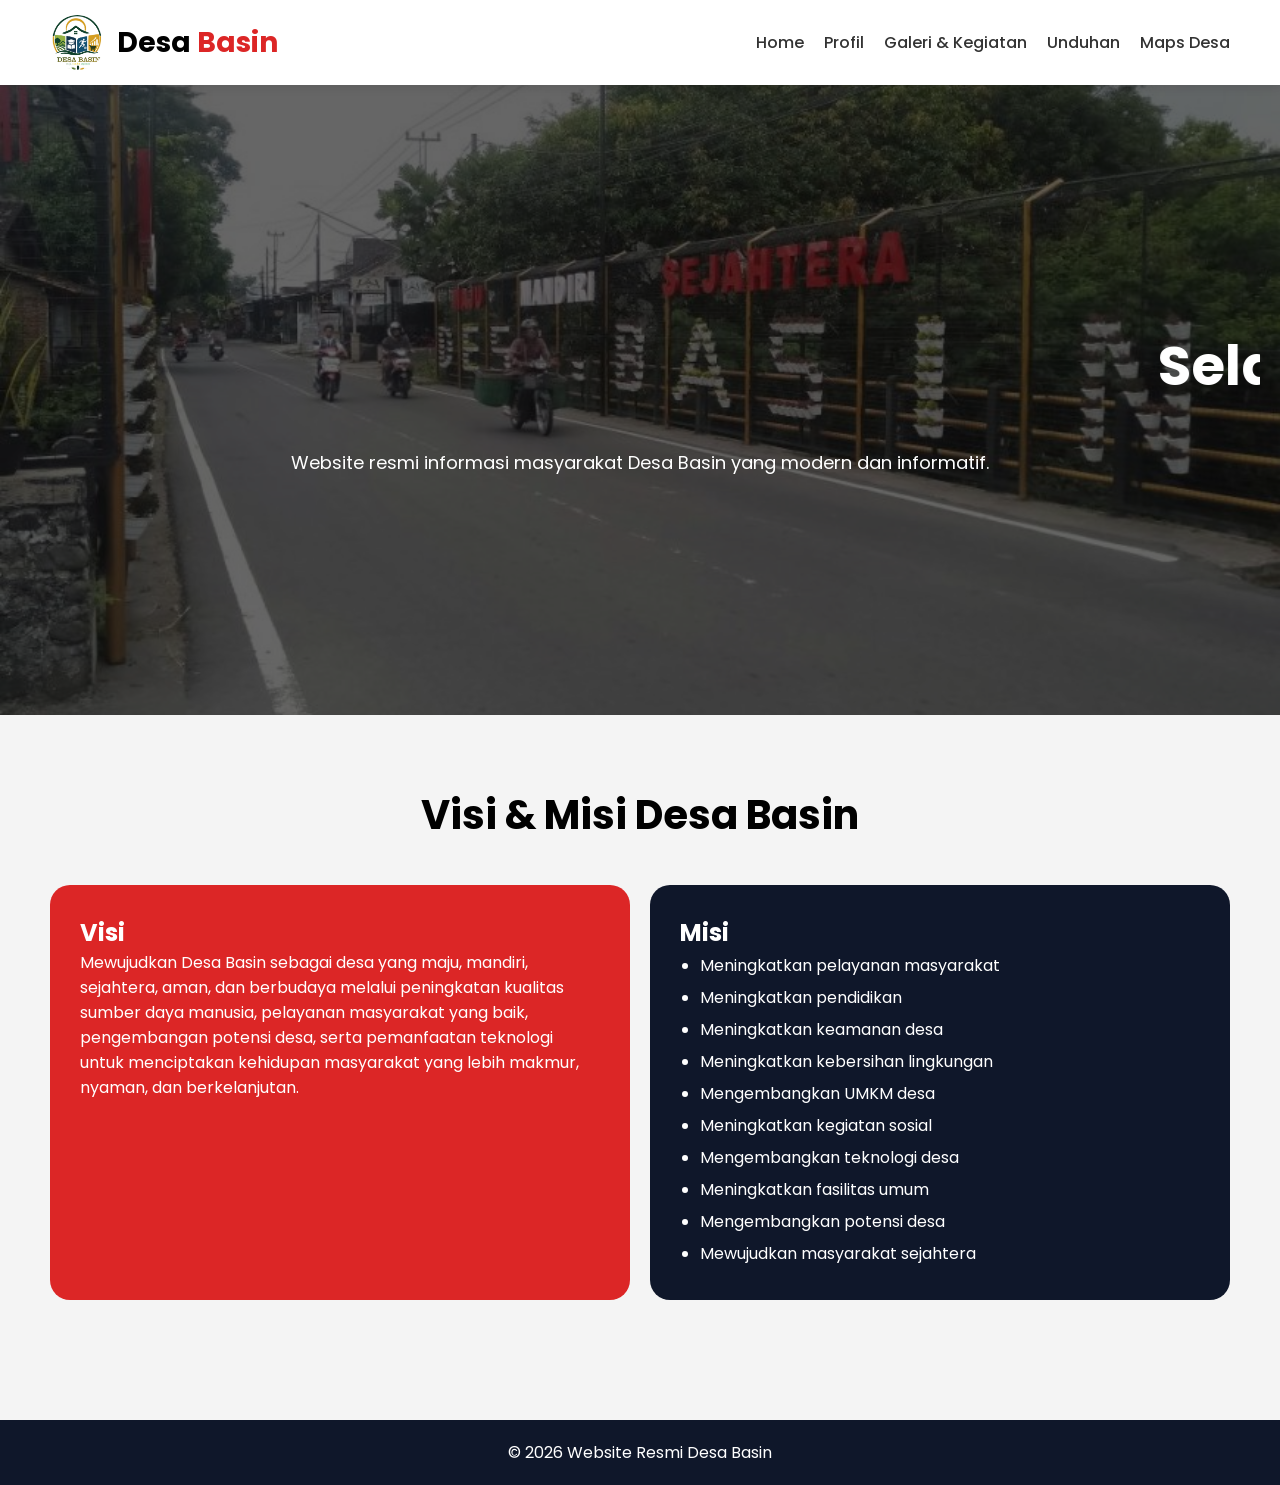
<file: index.html>
<!DOCTYPE html>
<html lang="id">
<head>
  <meta charset="UTF-8">
  <meta name="viewport" content="width=device-width, initial-scale=1.0">

  <title>Home - Desa Basin</title>

  <link rel="stylesheet" href="css/style.css">

  <link href="https://fonts.googleapis.com/css2?family=Poppins:wght@300;400;500;600;700&display=swap" rel="stylesheet">
</head>
<body>

  <!-- NAVBAR -->

  <nav class="navbar">

    <div class="logo-area">

      <img src="assets/image/logo_desa_r1chhhrd.jpg" class="logo-img">

      <div class="logo">
        Desa <span>Basin</span>
      </div>

    </div>

    <div class="menu">
      <a href="index.html">Home</a>
      <a href="profil.html">Profil</a>
      <a href="galeri.html">Galeri & Kegiatan</a>
      <a href="unduhan.html">Unduhan</a>
      <a href="maps.html">Maps Desa</a>
    </div>

  </nav>

  <!-- HERO -->

  <section class="hero">

    <div class="overlay"></div>

    <div class="hero-text">

      <h1 id="welcome-text">
        Selamat Datang di Website Resmi Desa Basin
      </h1>

      <p>
        Website resmi informasi masyarakat Desa Basin yang modern dan informatif.
      </p>

    </div>

  </section>

  <!-- CONTENT -->

  <section class="container">

    <h2 class="title">
      Visi & Misi Desa Basin
    </h2>

    <div class="visi-misi">

      <div class="box merah">

        <h2>Visi</h2>

        <p>
          Mewujudkan Desa Basin sebagai desa yang maju, mandiri, sejahtera, aman, dan berbudaya melalui peningkatan kualitas sumber daya manusia, pelayanan masyarakat yang baik, pengembangan potensi desa, serta pemanfaatan teknologi untuk menciptakan kehidupan masyarakat yang lebih makmur, nyaman, dan berkelanjutan.


        </p>

      </div>

      <div class="box navy">

        <h2>Misi</h2>

        <ul>
          <li>Meningkatkan pelayanan masyarakat</li>
          <li>Meningkatkan pendidikan</li>
          <li>Meningkatkan keamanan desa</li>
          <li>Meningkatkan kebersihan lingkungan</li>
          <li>Mengembangkan UMKM desa</li>
          <li>Meningkatkan kegiatan sosial</li>
          <li>Mengembangkan teknologi desa</li>
          <li>Meningkatkan fasilitas umum</li>
          <li>Mengembangkan potensi desa</li>
          <li>Mewujudkan masyarakat sejahtera</li>
        </ul>

      </div>

    </div>

  </section>

  <footer>
    © 2026 Website Resmi Desa Basin
  </footer>

  <script src="js/script.js"></script>

</body>
</html>
</file>
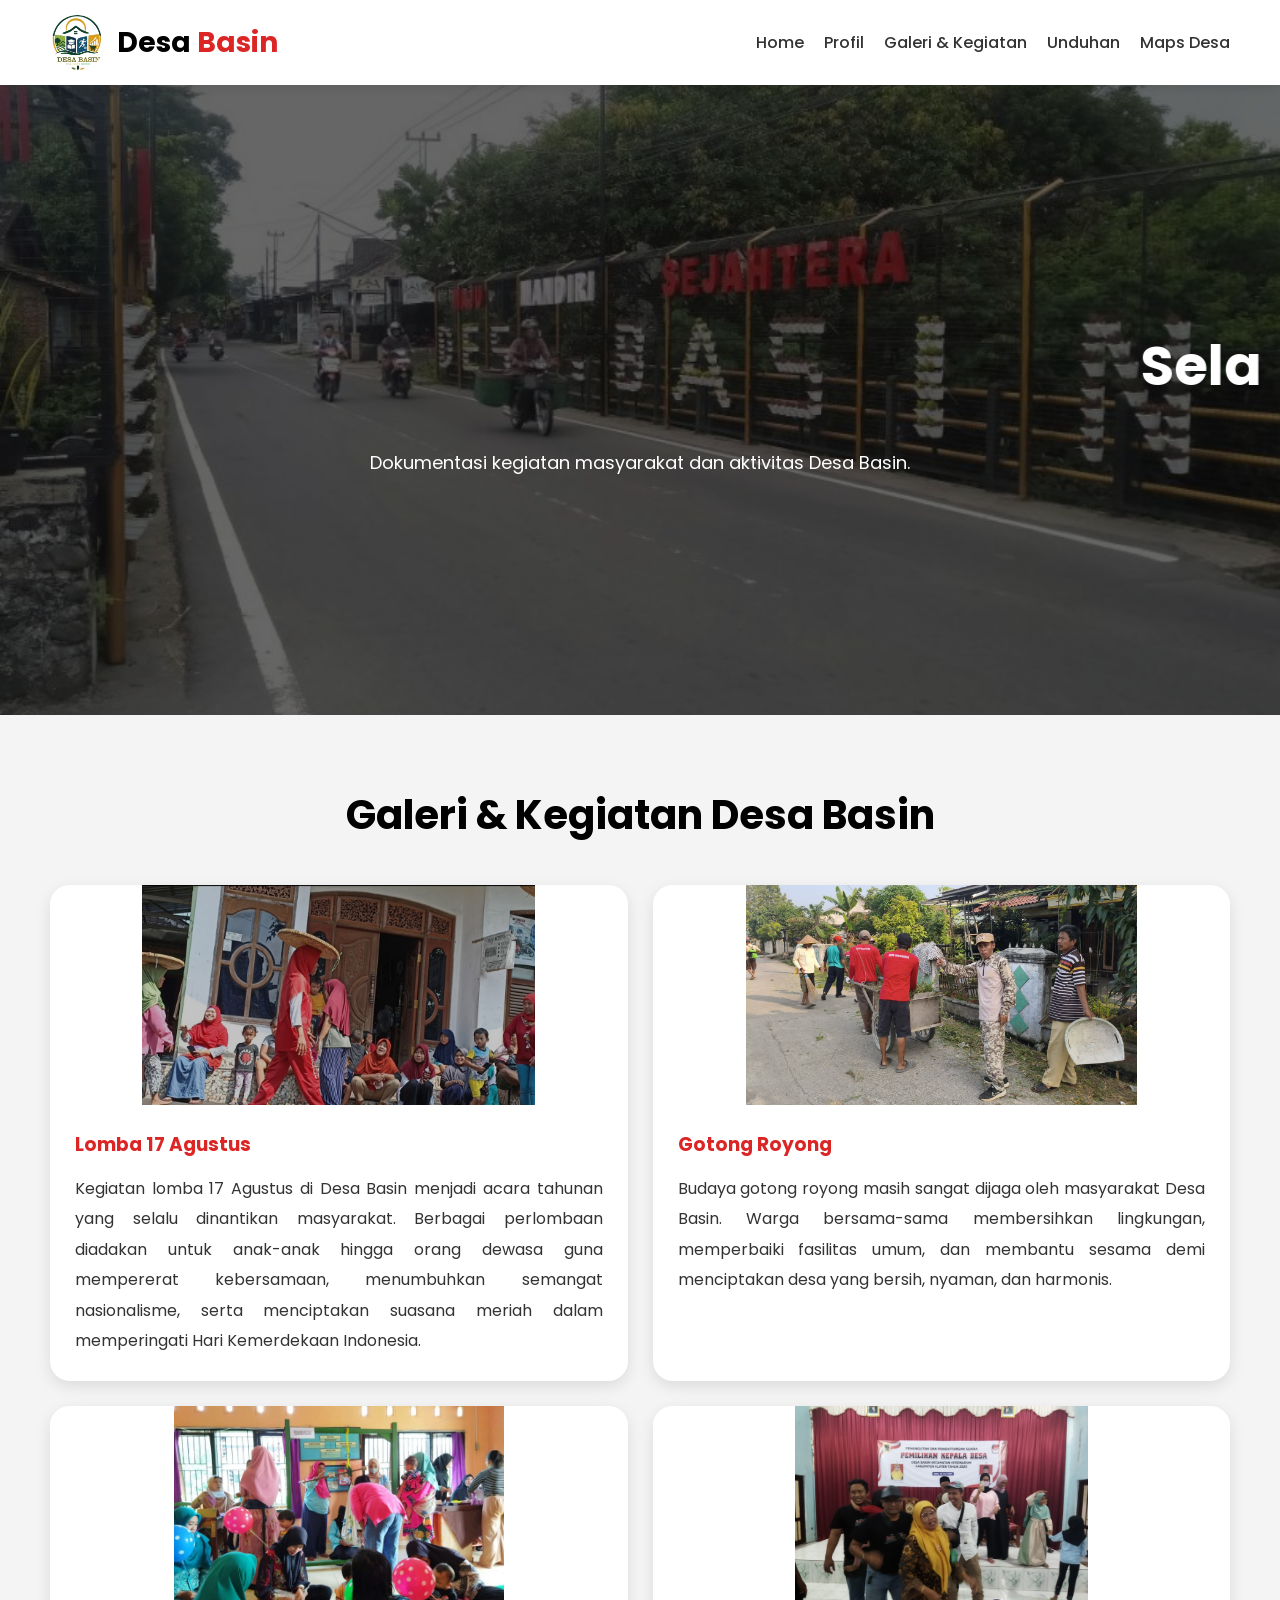
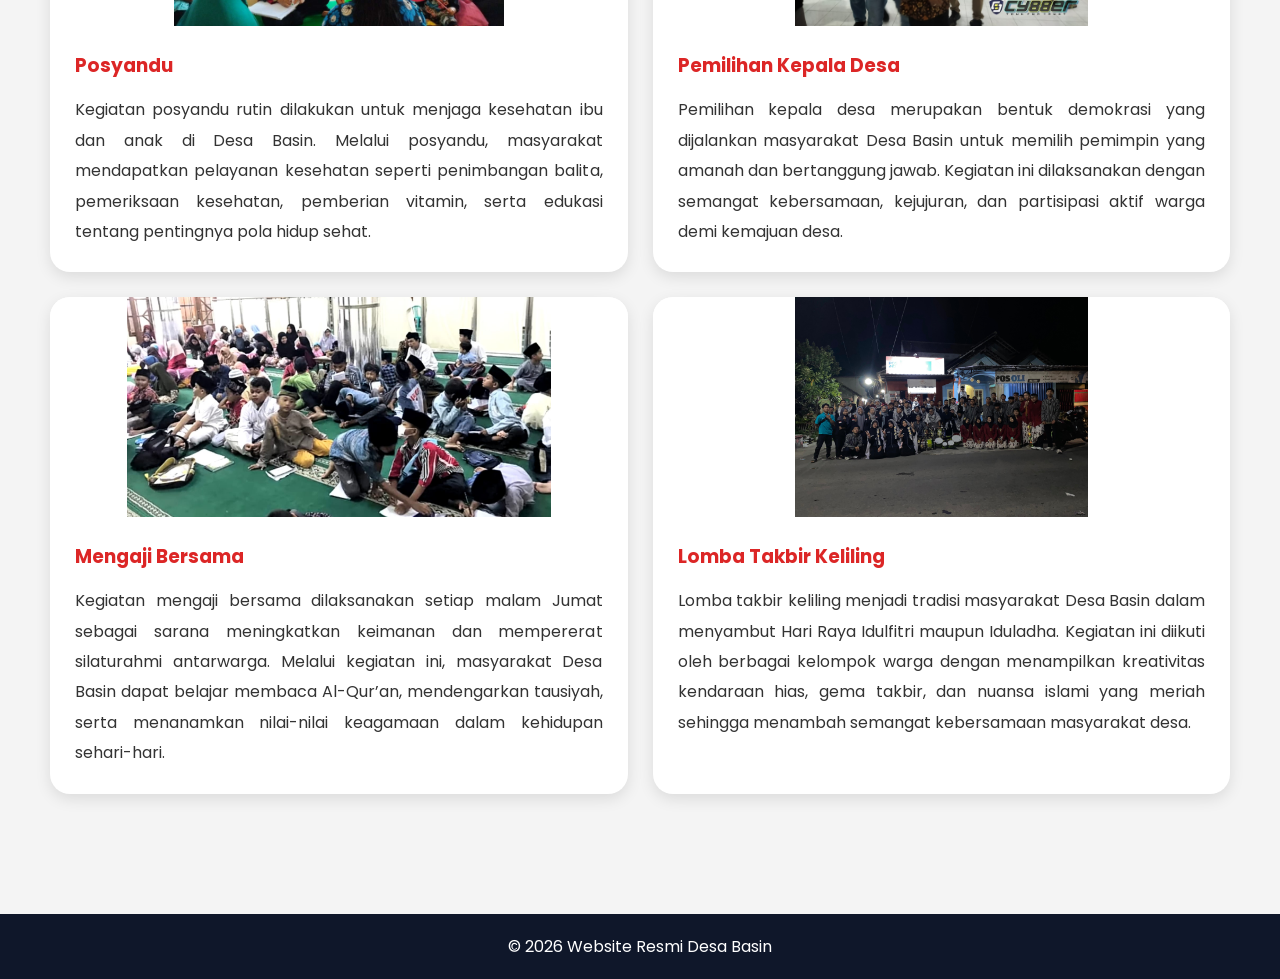
<file: galeri.html>
<!DOCTYPE html>
<html lang="id">
<head>
  <meta charset="UTF-8">
  <meta name="viewport" content="width=device-width, initial-scale=1.0">

  <title>Galeri Desa Basin</title>

  <link rel="stylesheet" href="css/style.css">

  <link href="https://fonts.googleapis.com/css2?family=Poppins:wght@300;400;500;600;700&display=swap" rel="stylesheet">
</head>
<body>

  <nav class="navbar">

    <div class="logo-area">

      <img src="assets/image/logo_desa_r1chhhrd.jpg" class="logo-img">

      <div class="logo">
        Desa <span>Basin</span>
      </div>

    </div>

    <div class="menu">
      <a href="index.html">Home</a>
      <a href="profil.html">Profil</a>
      <a href="galeri.html">Galeri & Kegiatan</a>
      <a href="unduhan.html">Unduhan</a>
      <a href="maps.html">Maps Desa</a>
    </div>

  </nav>

  <!-- HERO -->

  <section class="hero">

    <div class="overlay"></div>

    <div class="hero-text">

      <h1 id="welcome-text">
        Selamat Datang di Galeri Desa Basin
      </h1>

      <p>
        Dokumentasi kegiatan masyarakat dan aktivitas Desa Basin.
      </p>

    </div>

  </section>

  <!-- CONTENT -->

  <section class="container">

    <h1 class="title">
      Galeri & Kegiatan Desa Basin
    </h1>

    <div class="grid">

      <div class="card">
        <img src="assets/image/lomba_17an.jpg">
        <div class="card-body">
          <h3>Lomba 17 Agustus</h3>
          <p>Kegiatan lomba 17 Agustus di Desa Basin menjadi acara tahunan yang selalu dinantikan masyarakat. Berbagai perlombaan diadakan untuk anak-anak hingga orang dewasa guna mempererat kebersamaan, menumbuhkan semangat nasionalisme, serta menciptakan suasana meriah dalam memperingati Hari Kemerdekaan Indonesia.</p>
        </div>
      </div>

      <div class="card">
        <img src="assets/image/gotong_royong.jpg">
        <div class="card-body">
          <h3>Gotong Royong</h3>
          <p>Budaya gotong royong masih sangat dijaga oleh masyarakat Desa Basin. Warga bersama-sama membersihkan lingkungan, memperbaiki fasilitas umum, dan membantu sesama demi menciptakan desa yang bersih, nyaman, dan harmonis.</p>
        </div>
      </div>

      <div class="card">
        <img src="assets/image/posyandu.jpg">
        <div class="card-body">
          <h3>Posyandu</h3>
          <p>Kegiatan posyandu rutin dilakukan untuk menjaga kesehatan ibu dan anak di Desa Basin. Melalui posyandu, masyarakat mendapatkan pelayanan kesehatan seperti penimbangan balita, pemeriksaan kesehatan, pemberian vitamin, serta edukasi tentang pentingnya pola hidup sehat.</p>
        </div>
      </div>

      <div class="card">
        <img src="assets/image/pemilu_desa.jpg">
        <div class="card-body">
          <h3>Pemilihan Kepala Desa</h3>
          <p>Pemilihan kepala desa merupakan bentuk demokrasi yang dijalankan masyarakat Desa Basin untuk memilih pemimpin yang amanah dan bertanggung jawab. Kegiatan ini dilaksanakan dengan semangat kebersamaan, kejujuran, dan partisipasi aktif warga demi kemajuan desa.</p>
        </div>
      </div>

      <div class="card">
        <img src="assets/image/mengaji_bersama.jpg">
        <div class="card-body">
          <h3>Mengaji Bersama</h3>
          <p>Kegiatan mengaji bersama dilaksanakan setiap malam Jumat sebagai sarana meningkatkan keimanan dan mempererat silaturahmi antarwarga. Melalui kegiatan ini, masyarakat Desa Basin dapat belajar membaca Al-Qur’an, mendengarkan tausiyah, serta menanamkan nilai-nilai keagamaan dalam kehidupan sehari-hari.</p>
        </div>
      </div>

      <div class="card">
        <img src="assets/image/lomba_takbir.jpg">
        <div class="card-body">
          <h3>Lomba Takbir Keliling</h3>
          <p>Lomba takbir keliling menjadi tradisi masyarakat Desa Basin dalam menyambut Hari Raya Idulfitri maupun Iduladha. Kegiatan ini diikuti oleh berbagai kelompok warga dengan menampilkan kreativitas kendaraan hias, gema takbir, dan nuansa islami yang meriah sehingga menambah semangat kebersamaan masyarakat desa.</p>
        </div>
      </div>

    </div>

  </section>

  <footer>
    © 2026 Website Resmi Desa Basin
  </footer>

  <script src="js/script.js"></script>

</body>
</html>
</file>
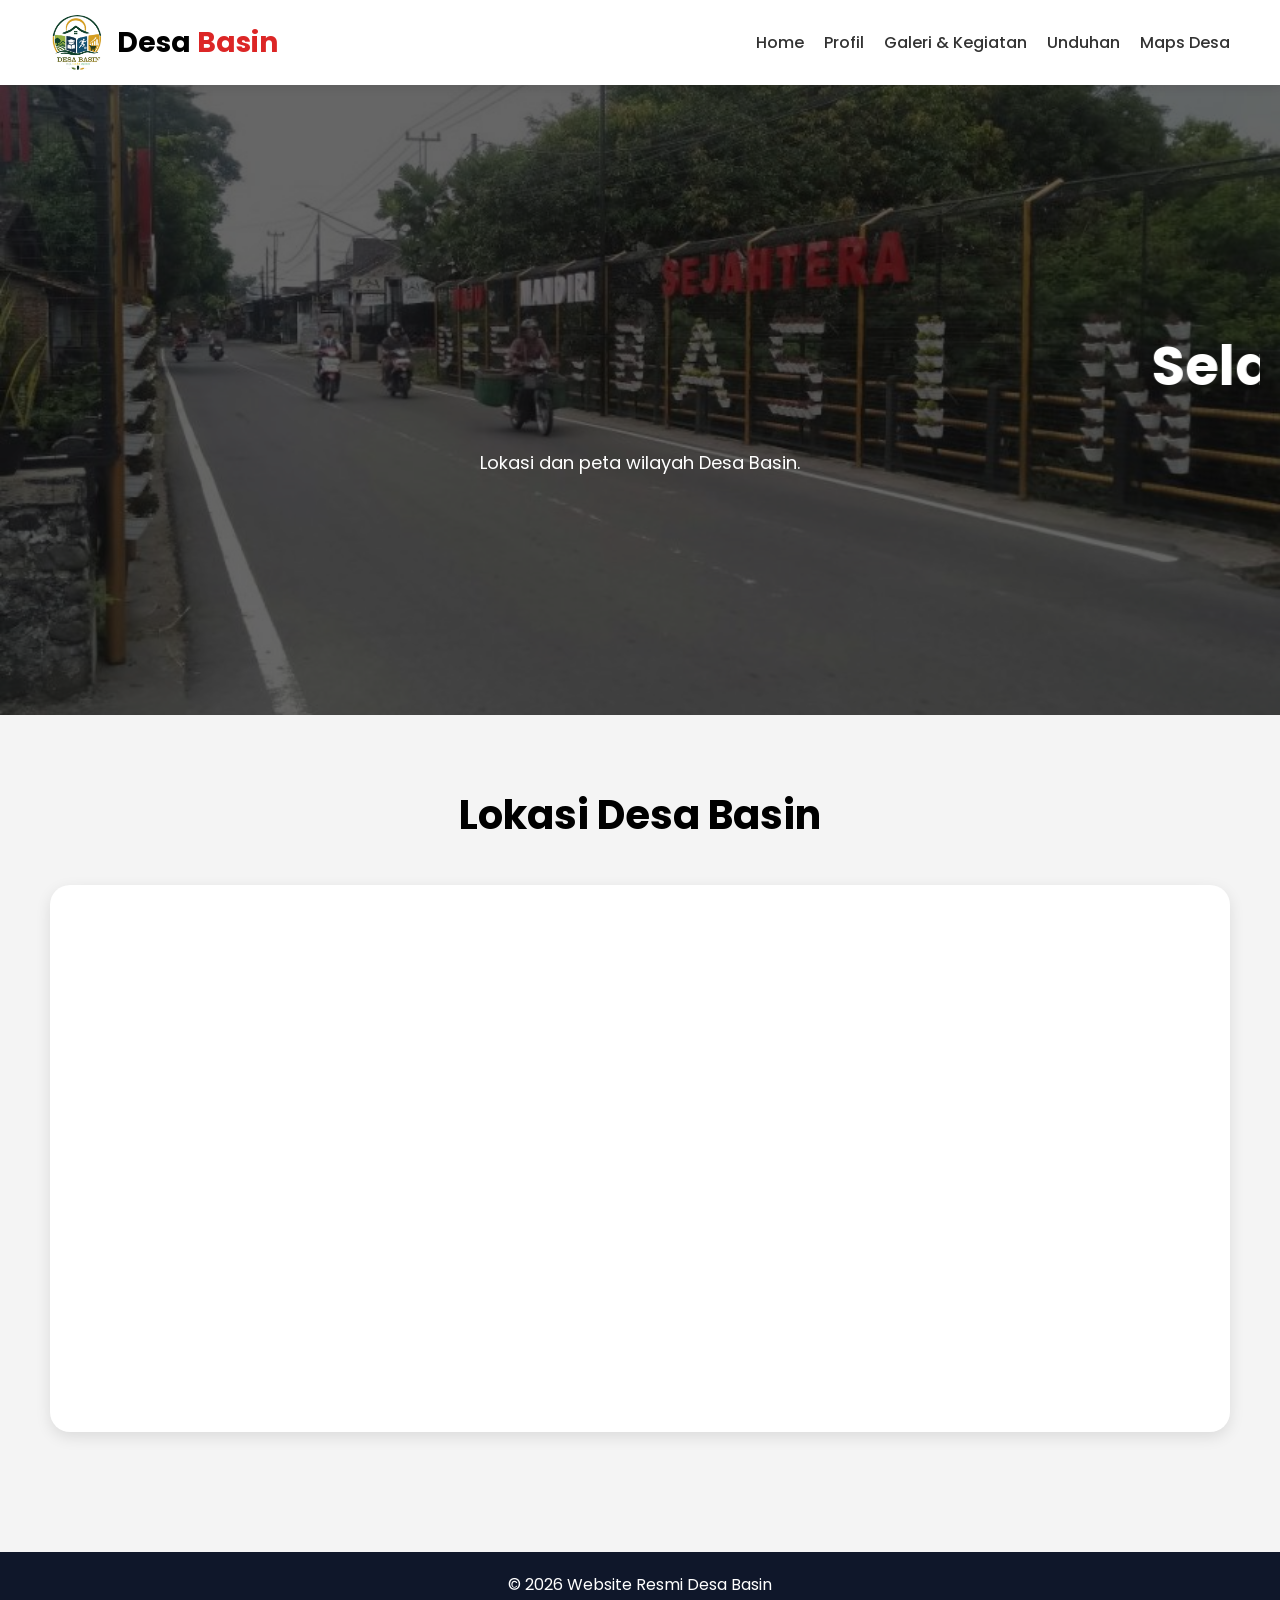
<file: maps.html>
<!DOCTYPE html>
<html lang="id">
<head>
  <meta charset="UTF-8">
  <meta name="viewport" content="width=device-width, initial-scale=1.0">

  <title>Maps Desa Basin</title>

  <link rel="stylesheet" href="css/style.css">

  <link href="https://fonts.googleapis.com/css2?family=Poppins:wght@300;400;500;600;700&display=swap" rel="stylesheet">
</head>
<body>

  <!-- NAVBAR -->

  <nav class="navbar">

    <div class="logo-area">

      <img src="assets/image/logo_desa_r1chhhrd.jpg" class="logo-img">

      <div class="logo">
        Desa <span>Basin</span>
      </div>

    </div>

    <div class="menu">
      <a href="index.html">Home</a>
      <a href="profil.html">Profil</a>
      <a href="galeri.html">Galeri & Kegiatan</a>
      <a href="unduhan.html">Unduhan</a>
      <a href="maps.html">Maps Desa</a>
    </div>

  </nav>

  <!-- HERO -->

  <section class="hero">

    <div class="overlay"></div>

    <div class="hero-text">

      <h1 id="welcome-text">
        Maps Desa Basin
      </h1>

      <p>
        Lokasi dan peta wilayah Desa Basin.
      </p>

    </div>

  </section>

  <!-- CONTENT -->

  <section class="container">

    <h2 class="title">
      Lokasi Desa Basin
    </h2>

    <div class="maps-box">

      <iframe 
        src="https://www.google.com/maps/embed?pb=!1m18!1m12!1m3!1d3953.8225249058773!2d110.55605241177832!3d-7.702186192283293!2m3!1f0!2f0!3f0!3m2!1i1024!2i768!4f13.1!3m3!1m2!1s0x2e7a437d3cbc3165%3A0xdc9eefd07c94adfe!2sSoto%20Campur-Bakso-Mie%20Ayam%20Nikmat%20Dik%20Richard!5e0!3m2!1sid!2sid!4v1779673322587!5m2!1sid!2sid"
        
        width="100%"
        height="500"
        style="border:0;"
        allowfullscreen=""
        loading="lazy"
        referrerpolicy="no-referrer-when-downgrade">

      </iframe>

    </div>

  </section>

  <footer>
    © 2026 Website Resmi Desa Basin
  </footer>

  <script src="js/script.js"></script>

</body>
</html>
</file>
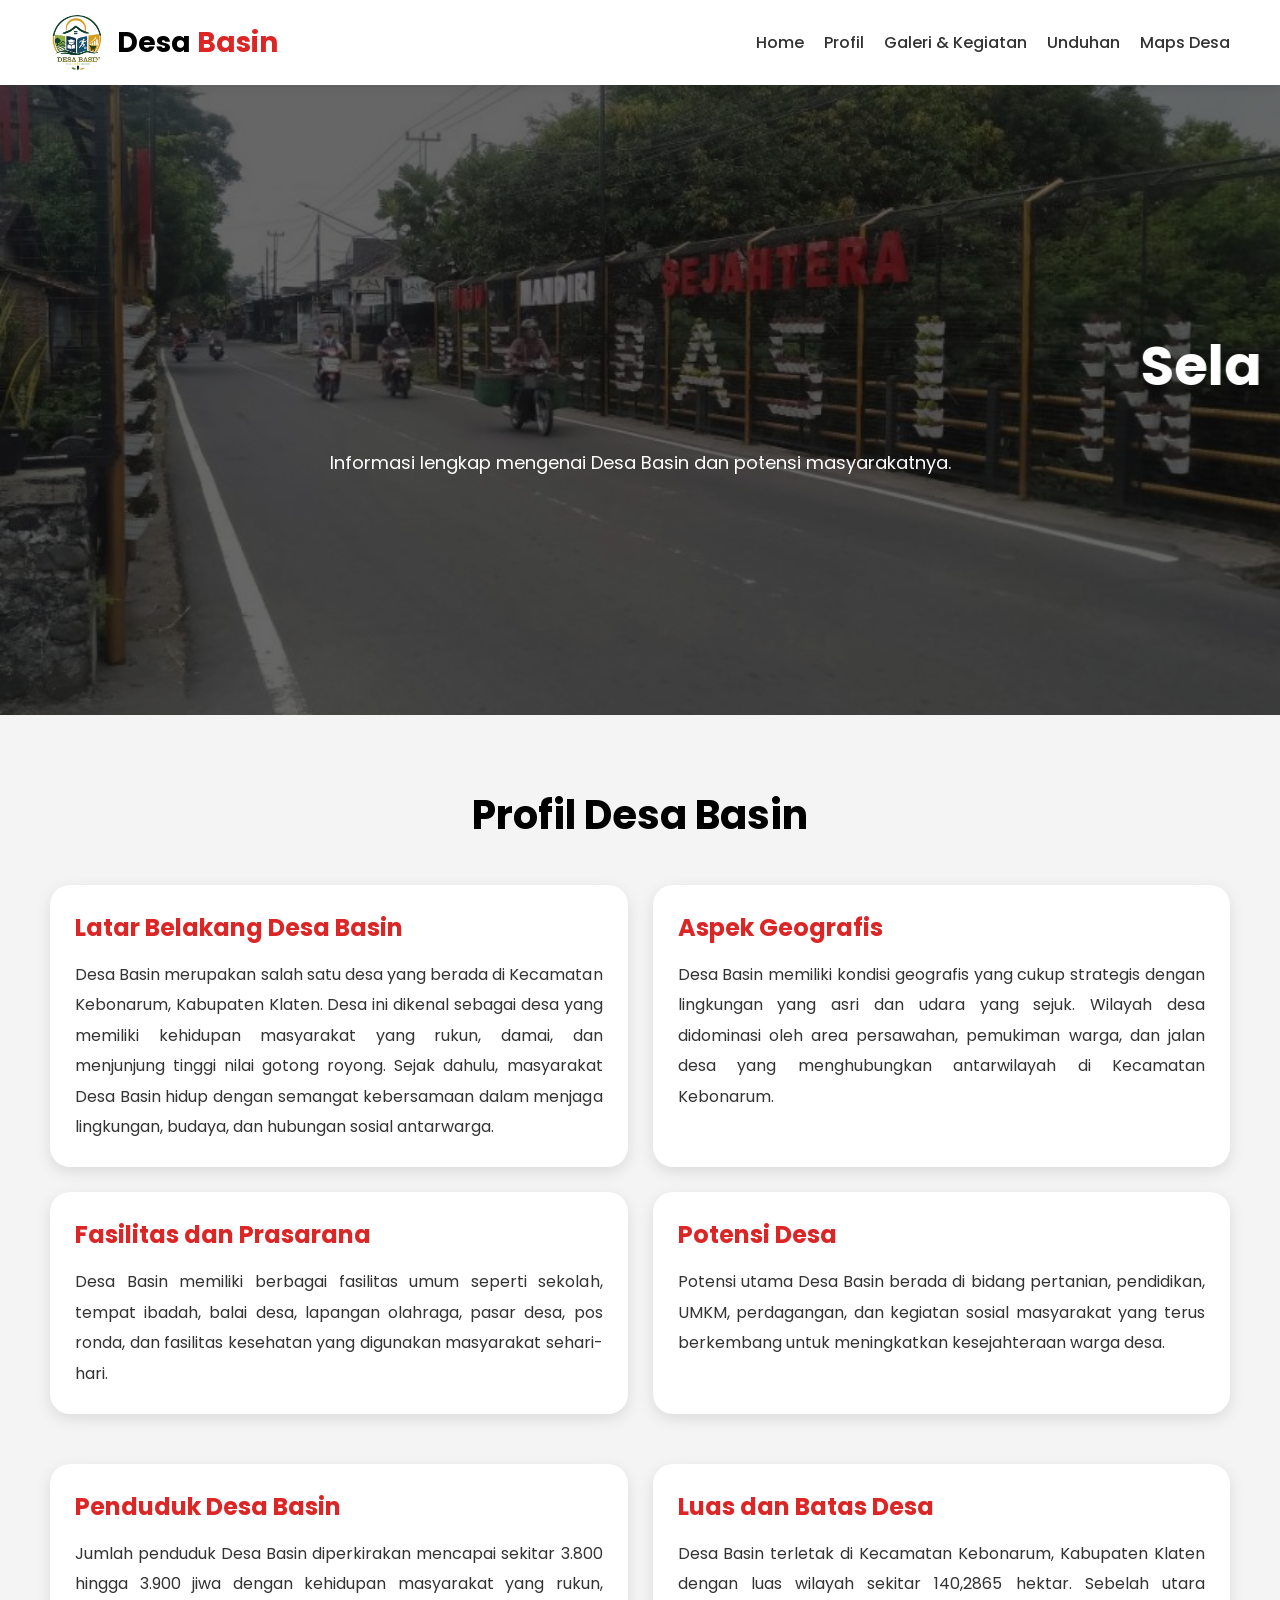
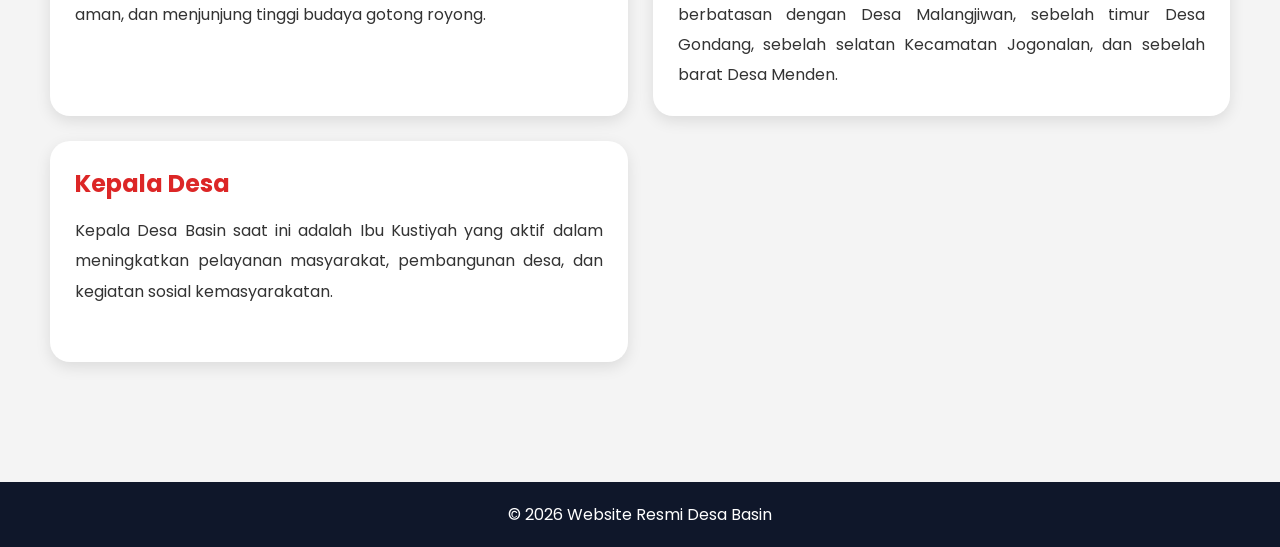
<file: profil.html>
<!DOCTYPE html>
<html lang="id">
<head>
  <meta charset="UTF-8">
  <meta name="viewport" content="width=device-width, initial-scale=1.0">

  <title>Profil Desa Basin</title>

  <link rel="stylesheet" href="css/style.css">

  <link href="https://fonts.googleapis.com/css2?family=Poppins:wght@300;400;500;600;700&display=swap" rel="stylesheet">
</head>
<body>

  <!-- NAVBAR -->

  <nav class="navbar">

    <div class="logo-area">

      <img src="assets/image/logo_desa_r1chhhrd.jpg" class="logo-img">

      <div class="logo">
        Desa <span>Basin</span>
      </div>

    </div>

    <div class="menu">
      <a href="index.html">Home</a>
      <a href="profil.html">Profil</a>
      <a href="galeri.html">Galeri & Kegiatan</a>
      <a href="unduhan.html">Unduhan</a>
      <a href="maps.html">Maps Desa</a>
    </div>

  </nav>

  <!-- HERO -->

  <section class="hero">

    <div class="overlay"></div>

    <div class="hero-text">

      <h1 id="welcome-text">
        Selamat Datang di Profil Desa Basin
      </h1>

      <p>
        Informasi lengkap mengenai Desa Basin dan potensi masyarakatnya.
      </p>

    </div>

  </section>

  <!-- CONTENT -->

  <section class="container">

    <h1 class="title">
      Profil Desa Basin
    </h1>



    <!-- BARIS 1 -->

    <div class="grid">

      <!-- LATAR BELAKANG -->

      <div class="card">
        <div class="card-body">

          <h2>Latar Belakang Desa Basin</h2>

          <p>
            Desa Basin merupakan salah satu desa yang berada di Kecamatan Kebonarum, Kabupaten Klaten. Desa ini dikenal sebagai desa yang memiliki kehidupan masyarakat yang rukun, damai, dan menjunjung tinggi nilai gotong royong. Sejak dahulu, masyarakat Desa Basin hidup dengan semangat kebersamaan dalam menjaga lingkungan, budaya, dan hubungan sosial antarwarga.
          </p>

        </div>
      </div>



      <!-- ASPEK GEOGRAFIS -->

      <div class="card">
        <div class="card-body">

          <h2>Aspek Geografis</h2>

          <p>
            Desa Basin memiliki kondisi geografis yang cukup strategis dengan lingkungan yang asri dan udara yang sejuk. Wilayah desa didominasi oleh area persawahan, pemukiman warga, dan jalan desa yang menghubungkan antarwilayah di Kecamatan Kebonarum.
          </p>

        </div>
      </div>



      <!-- FASILITAS -->

      <div class="card">
        <div class="card-body">

          <h2>Fasilitas dan Prasarana</h2>

          <p>
            Desa Basin memiliki berbagai fasilitas umum seperti sekolah, tempat ibadah, balai desa, lapangan olahraga, pasar desa, pos ronda, dan fasilitas kesehatan yang digunakan masyarakat sehari-hari.
          </p>

        </div>
      </div>



      <!-- POTENSI DESA -->

      <div class="card">
        <div class="card-body">

          <h2>Potensi Desa</h2>

          <p>
            Potensi utama Desa Basin berada di bidang pertanian, pendidikan, UMKM, perdagangan, dan kegiatan sosial masyarakat yang terus berkembang untuk meningkatkan kesejahteraan warga desa.
          </p>

        </div>
      </div>

    </div>



    <br><br>



    <!-- BARIS 2 -->

    <div class="grid">

      <!-- PENDUDUK -->

      <div class="card">
        <div class="card-body">

          <h2>Penduduk Desa Basin</h2>

          <p>
            Jumlah penduduk Desa Basin diperkirakan mencapai sekitar 3.800 hingga 3.900 jiwa dengan kehidupan masyarakat yang rukun, aman, dan menjunjung tinggi budaya gotong royong.
          </p>

        </div>
      </div>



      <!-- LUAS DAN BATAS DESA -->

      <div class="card">
        <div class="card-body">

          <h2>Luas dan Batas Desa</h2>

          <p>
            Desa Basin terletak di Kecamatan Kebonarum, Kabupaten Klaten dengan luas wilayah sekitar 140,2865 hektar. Sebelah utara berbatasan dengan Desa Malangjiwan, sebelah timur Desa Gondang, sebelah selatan Kecamatan Jogonalan, dan sebelah barat Desa Menden.
          </p>

        </div>
      </div>



      <!-- KEPALA DESA -->

      <div class="card">
        <div class="card-body">

          <h2>Kepala Desa</h2>

          <p>
            Kepala Desa Basin saat ini adalah Ibu Kustiyah yang aktif dalam meningkatkan pelayanan masyarakat, pembangunan desa, dan kegiatan sosial kemasyarakatan.
          </p>

        </div>
      </div>



      <!-- KEGIATAN DESA -->

      <div class="card">
        <div class="card-body">

          <h2>Kegiatan Desa</h2>

          <p>
            Kegiatan masyarakat Desa Basin meliputi mengaji setiap malam Jumat, gotong royong membersihkan lingkungan, jalan sehat bersama warga, dan lomba takbir keliling saat Hari Raya Idul Adha dan Hari Raya Idul Fitri.
          </p>

        </div>
      </div>

    </div>

  </section>

  <footer>
    © 2026 Website Resmi Desa Basin
  </footer>

  <script src="js/script.js"></script>

</body>
</html>
</file>
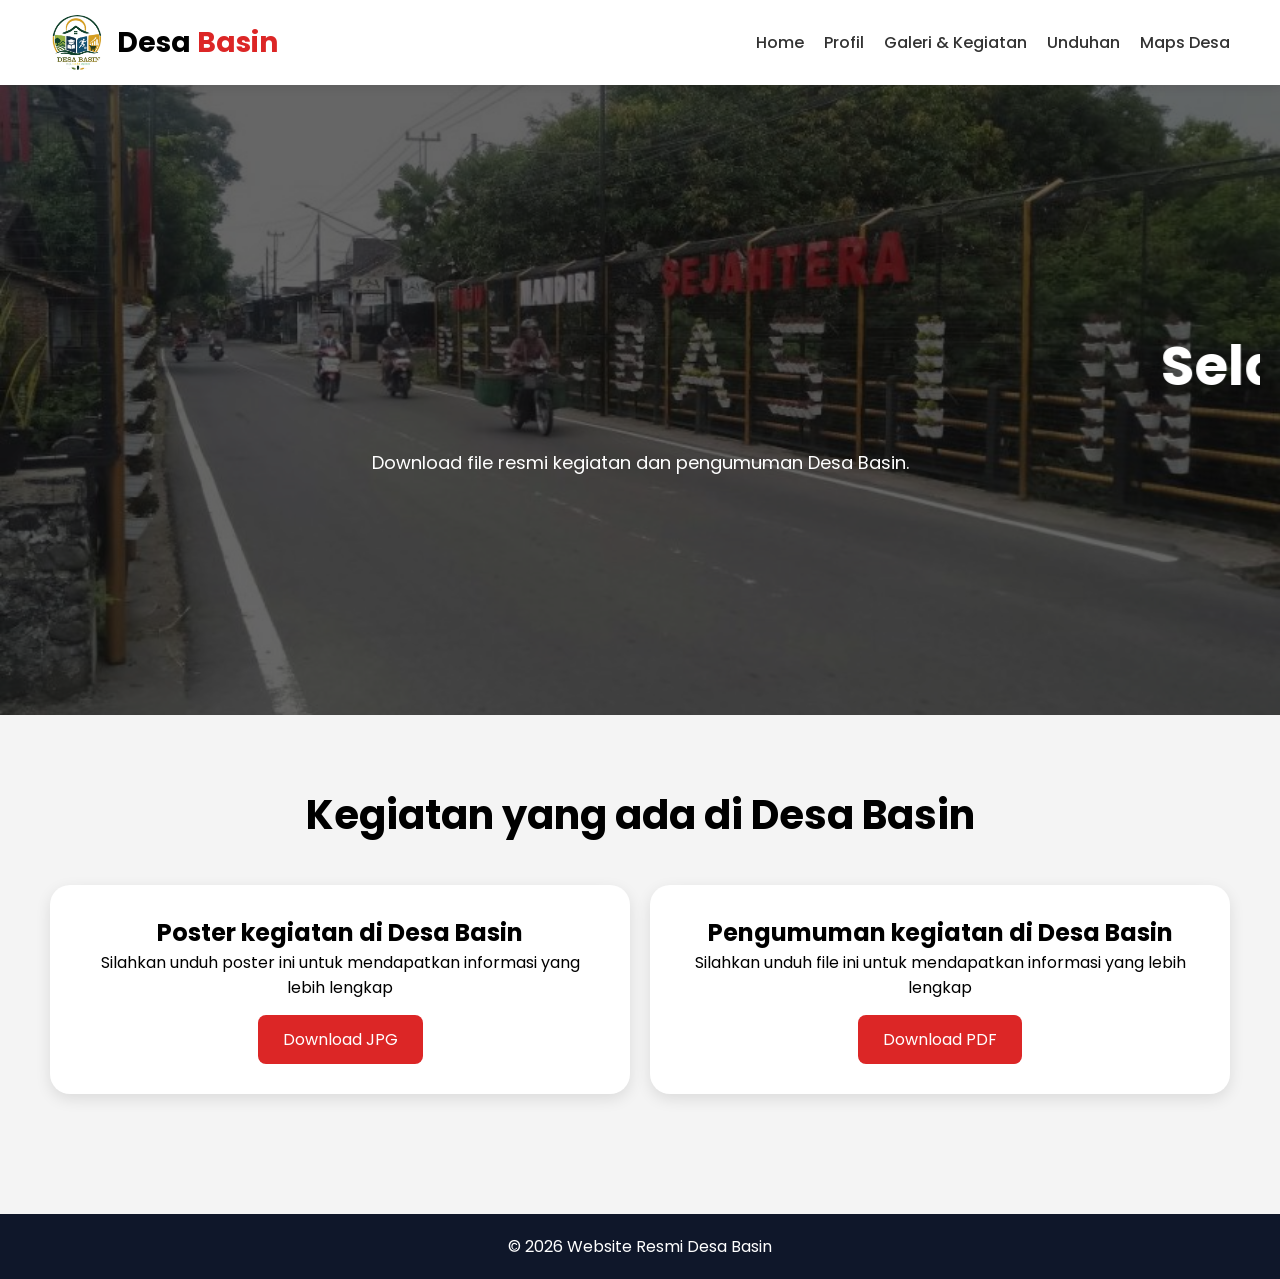
<file: unduhan.html>
<!DOCTYPE html>
<html lang="id">
<head>
  <meta charset="UTF-8">
  <meta name="viewport" content="width=device-width, initial-scale=1.0">

  <title>Unduhan Desa Basin</title>

  <link rel="stylesheet" href="css/style.css">

  <link href="https://fonts.googleapis.com/css2?family=Poppins:wght@300;400;500;600;700&display=swap" rel="stylesheet">
</head>
<body>

  <nav class="navbar">

    <div class="logo-area">

      <img src="assets/image/logo_desa_r1chhhrd.jpg" class="logo-img">

      <div class="logo">
        Desa <span>Basin</span>
      </div>

    </div>

    <div class="menu">
      <a href="index.html">Home</a>
      <a href="profil.html">Profil</a>
      <a href="galeri.html">Galeri & Kegiatan</a>
      <a href="unduhan.html">Unduhan</a>
      <a href="maps.html">Maps Desa</a>
    </div>

  </nav>

  <section class="hero">

    <div class="overlay"></div>

    <div class="hero-text">

      <h1 id="welcome-text">
        Selamat Datang di Unduhan Desa Basin
      </h1>

      <p>
        Download file resmi kegiatan dan pengumuman Desa Basin.
      </p>

    </div>

  </section>

  <section class="container">

    <h1 class="title">
      Kegiatan yang ada di Desa Basin
    </h1>

    <div class="download-box">

      <div class="download-card">

        <h2>Poster kegiatan di Desa Basin</h2>

        <p>
          Silahkan unduh poster ini untuk mendapatkan informasi yang lebih lengkap
        </p>

        <a href="assets/image/flyer_desa.jpg" download="Poster_Kegiatan_Desa_Basin.jpg" class="btn">
          Download JPG
        </a>

      </div>

      <div class="download-card">

        <h2>Pengumuman kegiatan di Desa Basin</h2>

        <p>
          Silahkan unduh file ini untuk mendapatkan informasi yang lebih lengkap
        </p>

        <a href="assets/surat/pengumuman.pdf" download="Pengumuman_Kegiatan_Desa_Basin.pdf" class="btn">
          Download PDF
        </a>

      </div>

    </div>

  </section>

  <footer>
    © 2026 Website Resmi Desa Basin
  </footer>

  <script src="js/script.js"></script>

</body>
</html>
</file>
<file: css/style.css>
/* ===================================================================== */
/* 1. RESET DASAR WEBSITE */
/* ===================================================================== */

/* Mengatur semua elemen agar margin dan padding bawaan browser hilang */
*{
  margin:0; /* Menghapus jarak luar bawaan browser */
  padding:0; /* Menghapus jarak dalam bawaan browser */

  /* Agar ukuran elemen lebih mudah diatur */
  box-sizing:border-box; /* Padding tidak menambah ukuran elemen */

  /* Mengatur font seluruh website */
  font-family:'Poppins',sans-serif; /* Menggunakan font Poppins */
}



/* ===================================================================== */
/* 2. BODY WEBSITE */
/* ===================================================================== */

/* Mengatur background utama website */
body{
  background:#f4f4f4; /* Warna background abu muda */
}



/* ===================================================================== */
/* 3. NAVBAR */
/* ===================================================================== */

/* Mengatur tampilan navbar/menu atas */
.navbar{

  /* Navbar tetap di atas saat discroll */
  position:fixed; /* Navbar menempel di atas */
  top:0; /* Posisi paling atas */
  left:0; /* Posisi paling kiri */

  /* Lebar navbar penuh */
  width:100%; /* Full layar */

  /* Warna navbar */
  background:white; /* Background putih */

  /* Membuat isi navbar sejajar */
  display:flex; /* Mengaktifkan flexbox */

  /* Logo di kiri dan menu di kanan */
  justify-content:space-between; /* Isi berjauhan */

  /* Posisi vertikal tengah */
  align-items:center; /* Tengah secara vertikal */

  /* Jarak dalam navbar */
  padding:15px 50px; /* Atas bawah 15px kanan kiri 50px */

  /* Bayangan navbar */
  box-shadow:0 2px 10px rgba(0,0,0,0.1); /* Efek shadow */

  /* Agar navbar berada paling atas */
  z-index:1000; /* Layer paling depan */
}



/* ===================================================================== */
/* 4. LOGO */
/* ===================================================================== */

/* Tempat logo dan tulisan */
.logo-area{
  display:flex; /* Logo dan tulisan sejajar */
  align-items:center; /* Tengah vertikal */
  gap:12px; /* Jarak antar elemen */
}

/* Mengatur ukuran logo */
.logo-img{
  width:55px; /* Lebar logo */
  height:55px; /* Tinggi logo */

  /* Agar gambar tidak gepeng */
  object-fit:cover; /* Menyesuaikan gambar */

  /* Membuat logo bulat */
  border-radius:50%; /* Membuat lingkaran */
}

/* Tulisan Desa Basin */
.logo{
  font-size:28px; /* Ukuran tulisan */
  font-weight:700; /* Tulisan tebal */
}

/* Memberi warna merah pada tulisan Basin */
.logo span{
  color:#dc2626; /* Warna merah */
}



/* ===================================================================== */
/* 5. MENU */
/* ===================================================================== */

/* Tempat menu */
.menu{
  display:flex; /* Menu sejajar horizontal */
  align-items:center; /* Tengah vertikal */

  /* Memberi jarak antar menu */
  gap:20px;

  /* Agar menu tidak hilang */
  flex-wrap:wrap;
}

/* Mengatur tampilan menu */
.menu a{

  /* Menghilangkan garis bawah link */
  text-decoration:none;

  /* Warna tulisan */
  color:#333;

  /* Ketebalan tulisan */
  font-weight:500;

  /* Animasi hover */
  transition:0.3s;
}

/* Efek saat mouse diarahkan ke menu */
.menu a:hover{
  color:#dc2626; /* Menjadi merah */
}



/* ===================================================================== */
/* 6. HERO SECTION */
/* ===================================================================== */

/* Background utama website */
.hero{

  /* Tinggi hero */
  height:70vh;

  /* Memasang background gambar */
  background:url('../assets/image/background.jpg') center/cover no-repeat;

  position:relative;

  /* Membuat tulisan berada di tengah */
  display:flex;
  justify-content:center;
  align-items:center;

  text-align:center;

  color:white;

  /* Agar tidak tertutup navbar */
  margin-top:85px;
}

/* Lapisan gelap pada background */
.overlay{

  position:absolute;

  inset:0;

  background:rgba(0,0,0,0.6);
}

/* Tempat tulisan hero */
.hero-text{

  position:relative;

  z-index:2;

  padding:20px;
}

/* Judul utama */
.hero-text h1{
  font-size:55px;
}

/* Deskripsi hero */
.hero-text p{
  margin-top:20px;
  font-size:18px;
}



/* ===================================================================== */
/* 7. CONTAINER */
/* ===================================================================== */

/* Tempat isi website */
.container{
  padding:70px 50px;
}

/* Judul section */
.title{
  text-align:center;
  margin-bottom:40px;
  font-size:40px;
}



/* ===================================================================== */
/* 8. VISI MISI */
/* ===================================================================== */

/* Layout visi dan misi */
.visi-misi{

  display:grid;

  grid-template-columns:1fr 1fr;

  gap:20px;
}

/* Kotak visi dan misi */
.box{

  padding:30px;

  border-radius:20px;

  color:white;
}

/* Warna kotak visi */
.merah{
  background:#dc2626;
}

/* Warna kotak misi */
.navy{
  background:#0f172a;
}

/* Mengatur list misi */
.box ul{
  padding-left:20px;
  line-height:2;
}



/* ===================================================================== */
/* 9. GRID KHUSUS PROFIL */
/* ===================================================================== */

/* Layout card profil */
.grid{

  display:grid;

  grid-template-columns:repeat(2,1fr);

  gap:25px;
}



/* ===================================================================== */
/* 10. GRID KHUSUS GALERI */
/* ===================================================================== */

/* Membuat galeri menjadi 3 kolom */
.galeri-grid{

  display:grid;

  grid-template-columns:repeat(3,1fr);

  gap:25px;

  margin-top:30px;
}



/* ===================================================================== */
/* 11. CARD */
/* ===================================================================== */

/* Kotak card */
.card{

  background:white;

  border-radius:20px;

  overflow:hidden;

  box-shadow:0 5px 15px rgba(0,0,0,0.1);

  transition:0.3s;
}

/* Efek hover */
.card:hover{
  transform:translateY(-5px);
}

/* Gambar card */
.card img{

  width:100%;

  height:220px;

  object-fit:contain;

  background:#fff;

  display:block;
}

/* Isi card */
.card-body{
  padding:25px;
}

/* Judul card */
.card-body h2,
.card-body h3{

  margin-bottom:15px;

  color:#dc2626;
}

/* Isi paragraf */
.card-body p{

  line-height:1.9;

  color:#333;

  text-align:justify;
}



/* ===================================================================== */
/* 12. DOWNLOAD */
/* ===================================================================== */

/* Layout download */
.download-box{

  display:grid;

  grid-template-columns:1fr 1fr;

  gap:20px;
}

/* Kotak download */
.download-card{

  background:white;

  padding:30px;

  border-radius:20px;

  text-align:center;

  box-shadow:0 5px 15px rgba(0,0,0,0.1);
}



/* ===================================================================== */
/* 13. BUTTON */
/* ===================================================================== */

/* Tombol */
.btn{

  display:inline-block;

  margin-top:15px;

  background:#dc2626;

  color:white;

  padding:12px 25px;

  border-radius:8px;

  text-decoration:none;
}

/* Hover tombol */
.btn:hover{
  background:#991b1b;
}



/* ===================================================================== */
/* 14. MAPS */
/* ===================================================================== */

/* Kotak maps */
.maps-box{

  background:white;

  padding:20px;

  border-radius:20px;

  box-shadow:0 5px 15px rgba(0,0,0,0.1);
}

/* Frame maps */
.maps-box iframe{

  border-radius:15px;
}



/* ===================================================================== */
/* 15. FOOTER */
/* ===================================================================== */

/* Bagian bawah website */
footer{

  background:#0f172a;

  color:white;

  text-align:center;

  padding:20px;

  margin-top:50px;
}



/* ===================================================================== */
/* 16. RESPONSIVE */
/* ===================================================================== */

/* Tampilan HP */
@media(max-width:768px){

  .navbar{

    /* Navbar menjadi vertikal */
    flex-direction:column;

    padding:15px;
  }

  .menu{

    margin-top:10px;

    justify-content:center;
  }

  .hero-text h1{
    font-size:38px;
  }

  /* Menjadi 1 kolom */
  .visi-misi,
  .download-box,
  .grid{

    grid-template-columns:1fr;
  }

  /* Galeri tetap 3 kolom */
  .galeri-grid{

    grid-template-columns:repeat(3,1fr);

    gap:10px;
  }

  /* Gambar galeri di HP */
  .card img{
    height:120px;
  }

  .container{
    padding:50px 20px;
  }

}
</file>
